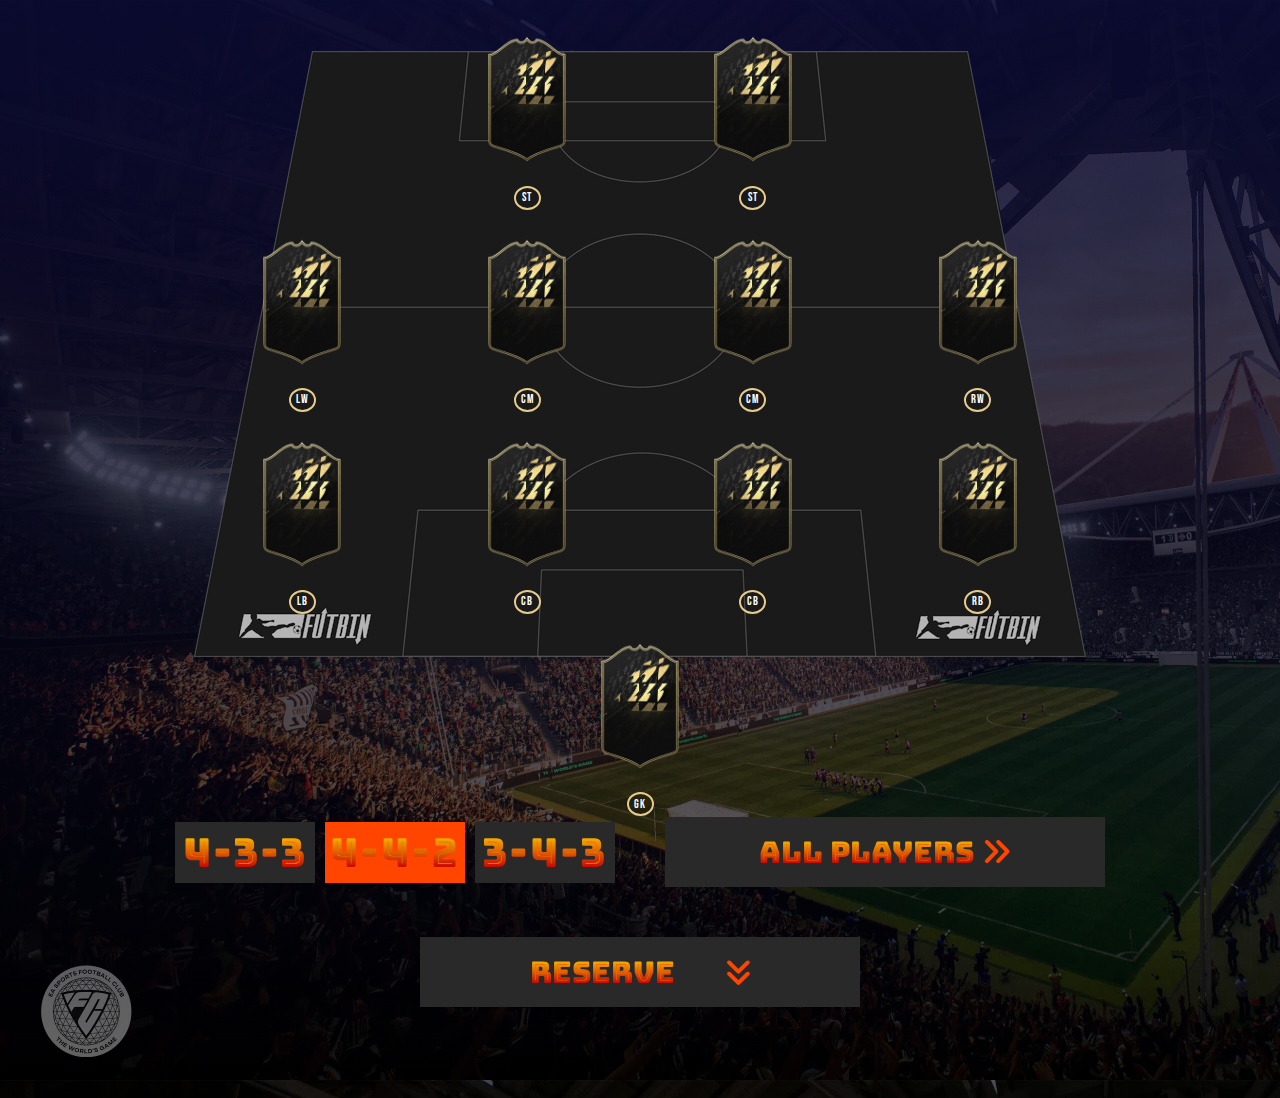
<file: index.html>
<!DOCTYPE html>
<html lang="en">

<head>
    <meta charset="UTF-8" />
    <meta name="viewport" content="width=device-width, initial-scale=1.0" />
    <link rel="stylesheet" href="style.css" />
    <link rel="stylesheet" href=" https://cdnjs.cloudflare.com/ajax/libs/font-awesome/6.7.1/css/all.min.css">
    <link rel="shortcut icon" href="assets/game.png" type="image/x-icon">
    <title>Build Team</title>
</head>

<body>
    <div class="my-container">
        <div class="stad-players">
            <img class="pitch-image" src="./assets/thestadium.png" alt="" />
            <div class="players-container formation-442" id="players-container">
                <div id="player1"  class="position-slot">
                    <img class="playerCard" src="./assets/black-card-removebg-preview.png" alt="" />
                </div>
                <div id="player2" class="position-slot">
                    <img class="playerCard" src="./assets/black-card-removebg-preview.png" alt="" />
                </div>
                <div id="player3" class="position-slot">
                    <img class="playerCard" src="./assets/black-card-removebg-preview.png" alt="" />
                </div>
                <div id="player4" class="position-slot">
                    <img class="playerCard" src="./assets/black-card-removebg-preview.png" alt="" />
                </div>
                <div id="player5" class="position-slot">
                    <img class="playerCard" src="./assets/black-card-removebg-preview.png" alt="" />
                </div>
                <div id="player6" class="position-slot">
                    <img class="playerCard" src="./assets/black-card-removebg-preview.png" alt="" />
                </div>
                <div id="player7" class="position-slot">
                    <img class="playerCard" src="./assets/black-card-removebg-preview.png" alt="" />
                </div>
                <div id="player8" class="position-slot">
                    <img class="playerCard" src="./assets/black-card-removebg-preview.png" alt="" />
                </div>
                <div id="player9" class="position-slot">
                    <img class="playerCard" src="./assets/black-card-removebg-preview.png" alt="" />
                </div>
                <div id="player10" class="position-slot">
                    <img class="playerCard" src="./assets/black-card-removebg-preview.png" alt="" />
                </div>
                <div id="player11" class="position-slot">
                    <img class="playerCard" src="./assets/black-card-removebg-preview.png" alt="" />
                </div>
            </div>
        </div>

        <div class="formation-container">
            <div class="formations">
                <div id="formation-433">4-3-3</div>
                <div id="formation-442" class="active">4-4-2</div>
                <div id="formation-343">3-4-3</div>
            </div>
            
            <div class="all-players">
                <a href="players.html" > All Players <i class="fa-solid fa-angles-right"></i></a>
            </div>
            <div class="bench">
                <a href="#players" id="scroll-to-players">
                    <div class="bench-button" id="bench-button"> Reserve <i class="fa-solid fa-angles-down"></i>
                    </div>
                </a>
            </div>
        </div>
    </div>
    
    <main class="players" id="players">
        <div class="players-heading">
            <h1 class="main-title">EA FC 25 Players</h1>
            <div class="players-filter">
                <a id="add-player" class="main-button">Add player</a>
                <a href="index.html" class="secondary-button">Go back to Team</a>
            </div>
        </div>
        <div class="players-main">
            <div class="players-all" id="players-all">
            </div>
        </div>
    </main>
    <script src="./script.js"></script>
</body>

</html>
</file>
<file: style.css>
@import url('https://fonts.googleapis.com/css2?family=Bebas+Neue&family=Red+Hat+Display:ital,wght@0,300..900;1,300..900&display=swap');
@import url('https://fonts.googleapis.com/css2?family=Bebas+Neue&family=Bungee+Spice&family=Red+Hat+Display:ital,wght@0,300..900;1,300..900&display=swap');
@import url('https://fonts.googleapis.com/css2?family=Red+Hat+Display:ital,wght@0,300..900;1,300..900&display=swap');

:root {
    --main-color: #12f7d6;
    --dark-color: #292f36;
    --electric-blue: #0078FF;
    --neon-purple: #A020F0;
    --slate-gray: #2F4F4F;
    --white-color: #FFFFFF;
    --dark-c: #1A1A1A;
    --soft-gray: #F5F5F5;
    --white-smoke: #F8F8F8;
    --deep-orange: #FF4500;
    --bright-yellow: #FFD700;
}

* {
    color: inherit;
    margin: 0;
    box-sizing: border-box;
    padding: 0;
}

html {
    scroll-behavior: smooth;
}

body {
    font-family: "Red Hat Display", sans-serif;
    background-color: var(--dark-c);
    background-image: linear-gradient(rgba(11, 11, 52, 0.897), rgba(0, 0, 0, 0.6)), url("./assets/fifa-stadium2.webp");
    background-repeat: repeat;
    height: 100%;
    padding: 4% 6%;
}

ul {
    padding: 0;
    list-style-type: none;
}

a {
    text-decoration: none;
}

hr {
    border: 0;
    border-top: 1px dotted #efefef;
}

.main-title {
    background-color: var(--dark-c);
    color: var(--neon-purple);
}

.main-button,
.secondary-button {
    background-color: var(--neon-purple);
    border: 0.5px solid var(--neon-purple);
    border-radius: 5px;
    min-width: fit-content;
    text-align: center;
    padding: 10px;
    font-size: 12px;
    color: var(--white-color);
    cursor: pointer;
}

.secondary-button {
    background-color: var(--deep-orange);
    border-color: var(--deep-orange);
}


.main-button:hover,
.secondary-button:hover {
    border-color: var(--bright-yellow)
}

.players-heading {
    display: none !important;
}

.my-container {
    display: flex;
    gap: 20px;
    justify-content: center;
    align-items: center;
    position: relative;
}

.stad-players {
    display: flex;
    justify-content: center;
    align-items: center;
}

.players-container {
    background-size: cover;
    width: 70%;
    min-height: 100vh;
    display: grid;
    grid-template-rows: repeat(9, 1fr);
    grid-template-columns: repeat(5, 1fr);
    position: absolute;
    gap: 10px 0;
    bottom: -55px;
    transition: all 0.5s ease-in-out;
}

.players-container .position-slot {
    transition: transform 0.5s ease-in-out;
}

.pitch-image {
    width: 100%;
    filter: contrast(160%);
}

#player1,
#player2,
#player3,
#player4,
#player5,
#player6,
#player7,
#player8,
#player9,
#player10,
#player11 {
    display: flex;
    justify-content: center;
    align-items: center;
    position: relative;
}

#player1 {
    grid-area: 8 / 3 / 10 / 4;
}

#player2 {
    grid-area: 6 / 4 / 8 / 6;
}

#player3 {
    grid-area: 6 / 3 / 8 / 5;
}

#player4 {
    grid-area: 6 / 2 / 8 / 4;
}

#player5 {
    grid-area: 6 / 1 / 8 / 3;
}

#player6 {
    grid-area: 4 / 4 / 6 / 6;
}

#player7 {
    grid-area: 4 / 3 / 6 / 5;
}

#player8 {
    grid-area: 4 / 2 / 6 / 4;
}

#player9 {
    grid-area: 4 / 1 / 6 / 3;
}

#player10 {
    grid-area: 2 / 3 / 4 / 5;
}

#player11 {
    grid-area: 2 / 2 / 4 / 4;
}

#player11::before,
#player10::before,
#player9::before,
#player8::before,
#player7::before,
#player6::before,
#player5::before,
#player4::before,
#player3::before,
#player2::before,
#player1::before {
    height: 20px;
    width: 23px;
    position: absolute;
    border-radius: 50%;
    border: 2px solid #e6cc8c;
    color: white;
    display: flex;
    justify-content: center;
    align-items: center;
    z-index: 1;
    font-family: "Bebas Neue", sans-serif;
    letter-spacing: 1px;
    font-size: 12px;
    bottom: -12px;
}

#player1::before {
    content: "GK";
}

#player2::before {
    content: "RB";
}

#player3::before {
    content: "CB";
}

#player4::before {
    content: "CB";
}

#player5::before {
    content: "LB";
}

#player6::before {
    content: "RW";
}

#player7::before {
    content: "CM";
}

#player8::before {
    content: "CM";
}

#player9::before {
    content: "LW";
}

#player10::before {
    content: "ST";
}

#player11::before {
    content: "ST";
}

/* ======== 4-3-3 ============= */

.formation-433 .position-slot#player6 {
    grid-area: 4 / 4 / 6 / 5;
}


.formation-433 .position-slot#player7 {
    grid-area: 4 / 3 / 6 / 4;
}

.formation-433 .position-slot#player8 {
    grid-area: 4 / 2 / 6 / 3;
}

.formation-433 .position-slot#player9 {
    grid-area: 2 / 4 / 4 / 6;

}

.formation-433 .position-slot#player10 {
    grid-area: 2 / 3 / 4 / 4;
}

.formation-433 .position-slot#player11 {
    grid-area: 2 / 1 / 4 / 3;
}

.formation-433 .position-slot#player6::before {
    content: "CM";
}

.formation-433 .position-slot#player7::before {
    content: "CDM";
}

.formation-433 .position-slot#player9::before {
    content: "RW";
}

.formation-433 .position-slot#player11::before {
    content: "LW";
}

/* ======== 3-4-3 ============= */

.formation-343 .position-slot#player2 {
    grid-area: 6 / 4 / 8 /4;
}

.formation-343 .position-slot#player3 {
    grid-area: 6 / 3 / 8 / 3;
}

.formation-343 .position-slot#player4 {
    grid-area: 6 / 2 / 8 / 2;
}

.formation-343 .position-slot#player5 {
    grid-area: 4 / 4 / 6 / 6;
}

.formation-343 .position-slot#player6 {
    grid-area: 4 / 3 / 6 / 5;
}

.formation-343 .position-slot#player7 {
    grid-area: 4 / 2 / 6 / 4;
}

.formation-343 .position-slot#player8 {
    grid-area: 4 / 1 / 6 / 3;
}

.formation-343 .position-slot#player9 {
    grid-area: 2 / 4 / 4 /4;
}

.formation-343 .position-slot#player10 {
    grid-area: 2 / 3 / 4 / 3;
}

.formation-343 .position-slot#player11 {
    grid-area: 2 / 2 / 4 / 2;
}

.formation-343 .position-slot#player2::before {
    content: "CB";
}

.formation-343 .position-slot#player5::before {
    content: "CM";
}

.formation-343 .position-slot#player6::before {
    content: "CM";
}

.formation-343 .position-slot#player7::before {
    content: "CM";
}

.formation-343 .position-slot#player9::before {
    content: "RW";
}

.formation-343 .position-slot#player11::before {
    content: "LW";
}

/* ================================ */
.players-container div img:hover {
    filter: drop-shadow(0 0 0.75rem #FFD700);
    cursor: pointer;
}

.playerCard {
    width: 120px;
}

.card-full:hover {
    filter: drop-shadow(0 0 1rem #9811ce);
}

.player-card {
    display: flex;
    flex-direction: column;
    gap: 20px;
    border-radius: 4px;
    padding: 20px;
    max-width: 150px;
}

.player-card img {
    width: 100px;
    align-self: center;
}

.player-card p {
    text-align: center;
}

.formation-container {
    color: grey;
    font-size: 56px;
    display: flex;
    flex-direction: column;
    gap: 50px;
    font-family: "Bungee Spice", sans-serif;
    align-items: center;
    padding: 40px 0px;
}

.formation-container .formations {
    display: flex;
    justify-content: center;
    gap: 10px;
    height: 70px;
    align-items: center;
}

.formation-container .formations div {
    background-color: #292929;
    color: white;
    text-align: center;
    padding: 4px;
    transition: 0.3s background-color ease;
    cursor: pointer;
    width: 140px;
    letter-spacing: 3px;
    font-size: 40px;
}

.players {
    display: none;
}

.formation-container .formations div:hover {
    background-color: #FFD700;
}

.formation-container .formations .active {
    background-color: orangered;
}

.my-container .bench {
    font-family: "Bungee Spice", sans-serif;
}

.bench .bench-button,
.all-players {
    font-size: 30px;
    width: 440px;
    height: 70px;
}

.rotate90 {
    transform: rotate(180deg);
}

.active-bench {
    background-color: var(--deep-orange) !important;
}

.bench .bench-button,
.all-players {
    background-color: #292929;
    color: white;
    text-align: center;
    transition: 0.3s background-color ease;
    cursor: pointer;
    display: flex;
    gap: 50px;
    align-items: center;
    justify-content: center;
}

.all-players i,
.bench-button>i {
    color: var(--deep-orange);
}

.bench .bench-button:hover,
.all-players:hover {
    background-color: orangered;
}

.all-players:hover i,
.bench .bench-button:hover>i {
    color: var(--bright-yellow)
}

/* ----------------- players list ------------------------- */
.players {
    display: none;
    flex-direction: column;
    justify-content: start;
    align-items: start;
    padding: 30px;
}

.show-players {
    display: flex;
    margin-top: 100px;
}

.players-heading {
    display: flex;
    justify-content: space-between;
    align-items: center;
    width: 100%;
    padding: 10px 50px;
}

.players h1 {
    padding: 30px;
}

.players .players-main {
    display: flex;
    gap: 30px;
    justify-content: space-between;
    padding: 30px;
    width: 100%;
    background-image: linear-gradient(rgba(0, 0, 0, 0.6), rgba(11, 11, 52, 0.897));
    border-radius: 30px;
}

.players .players-main .players-all {
    display: grid;
    grid-template-columns: repeat(auto-fit, minmax(120px, 150px));
    border-radius: 10px;
    padding: 20px 0;
    gap: 50px;
    width: 100%;
    justify-content: center;
}

.players .players-main .players-filter {
    display: flex;
    align-items: start;
    justify-content: start;
    gap: 20px;
    background-color: var(--dark-color);
    padding: 20px;
    min-width: fit-content;
    border-radius: 10px;
}

.modal-container {
    position: fixed;
    opacity: 0;
}

/* ==============   Card   ============== */
.card-full {
    display: flex;
    justify-content: center;
    align-items: center;
    height: 160px;
    position: relative;
}

.card-full .first-image {
    height: 210px;
}

.card {
    color: var(--white-color);
    position: absolute;
    bottom: -5px;
}

.player-error-position{
    width: 30px;
    height: 30px;
    color: var(--bright-yellow);
    background-color: var(--deep-orange);
    position: absolute;
    display: flex;
    justify-content: center;
    align-items: center;
    border-radius: 50%;
    left: 100px;
    top: -30px;
    display: none;
}

.card .card-inner {
    display: flex;
    flex-direction: column;
}

.card .card-top {
    display: flex;
    color: #d3cca3;
    justify-content: flex-start;
    align-items: start;
    width: 100%;
}

.card .card-top .info {
    font-size: 20px;
    font-weight: 700;
    display: flex;
    flex-direction: column;
    justify-content: start;
    align-items: start;
}

.card .card-top .info .position {
    font-size: 12px;
    font-weight: 500;
}

.card .card-top .image img {
    width: 80px;
}

.card .card-bottom {
    display: flex;
    flex-direction: column;
    justify-content: center;
    align-items: center;
    font-weight: 700;
}

.card .card-bottom .name {
    color: #d3cca3;
    font-size: 10px;
}

.card .card-bottom .stats ul {
    display: flex;
    flex-direction: row;
    gap: 3px;
    font-size: 6px;
}

.card .card-bottom .stats ul li {
    display: flex;
    flex-direction: column;
    font-weight: 600;
}

.card .card-bottom .stats ul li span:first-child {
    font-size: 6px;
}

.card .card-bottom .country-club {
    display: flex;
    margin-top: 1px;
    align-items: center;
    gap: 10px;
}

.card .country img,
.card .club img {
    width: 12px;
}

.highlighted {
    filter: drop-shadow(0 0 1rem #9811ce);
}

.small-player-card {
    height: 200px;
    width: fit-content;
}

.image-small-player-card {
    height: 200px;
}

.remove-bar {
    &::before {
        content: none !important;
    }
}

/*================== Media Query =================*/
@media (max-width: 1420px) {
    .my-container {
        gap: 120px;
        flex-wrap: wrap;
    }

    .players {
        padding: 0;
    }

    .players .players-main {
        justify-content: center;
    }

    .players .players-main .players-all {
        justify-content: center;
    }

    .players-container {
        bottom: auto;
        width: 100%;
    }

    .formation-container {
        flex-direction: row;
        flex-wrap: wrap;
        gap: 50px;
        align-items: center;
        justify-content: center;
    }

    .playerCard {
        width: 100px;
    }

    .show-players {
        margin-top: 50px;
    }
}

@media (min-width: 720px) and (max-width:880px) {
    .players-container {
        bottom: 100px;
        position: relative;
        width: 100%;
        column-gap: 35px;
        background-image: url(./assets/thestadium.png);
        background-size: contain;
        background-repeat: no-repeat;
        background-position-y: center;
        filter: contrast(120%);
    }

    .pitch-image {
        display: none;
    }
}

@media (max-width: 720px) {
    .players-container {
        position: relative;
        width: 100%;
        column-gap: 35px;
        background-image: url(./assets/thestadium.png);
        background-size: contain;
        background-repeat: no-repeat;
        background-position-y: center;
        filter: contrast(120%);
    }

    #player11::before,
    #player10::before,
    #player9::before,
    #player8::before,
    #player7::before,
    #player6::before,
    #player5::before,
    #player4::before,
    #player3::before,
    #player2::before,
    #player1::before {
        height: 15px;
        width: 18px;
        font-size: 8px;
        bottom: 12px;
    }

    .players {
        padding: 0;
    }

    .pitch-image {
        display: none;
    }

    .playerCard {
        width: 70px;
    }

    .formation-container {
        width: 80%;

    }

    .formation-container div {
        font-size: 20px !important;
        width: 100% !important;
    }

    .card {
        bottom: 4px;
    }

    .card .card-top .image img {
        width: 40px;
    }

    .card-full .first-image {
        height: 80%;
    }

    .card .card-top {
        justify-content: center;
        align-items: start;
        width: 100%;
    }

    .card .card-top .info {
        font-size: 10px;
    }

    .card .card-bottom .name {
        font-size: 6px;
    }

    .stats>div {
        display: flex;
        justify-content: center;
        align-items: center;
    }

    .card-bottom .stats {
        visibility: hidden;
    }

    .card-bottom .country-club {
        visibility: hidden;
    }

    .card-full {
        height: 139px;
    }

    .players .players-main .players-all {
        grid-template-columns: repeat(auto-fit, minmax(30px, 50px));
        padding: 10px 0;
        gap: 30px;
    }

    .show-players {
        margin-top: 20px;
    }
}
</file>
